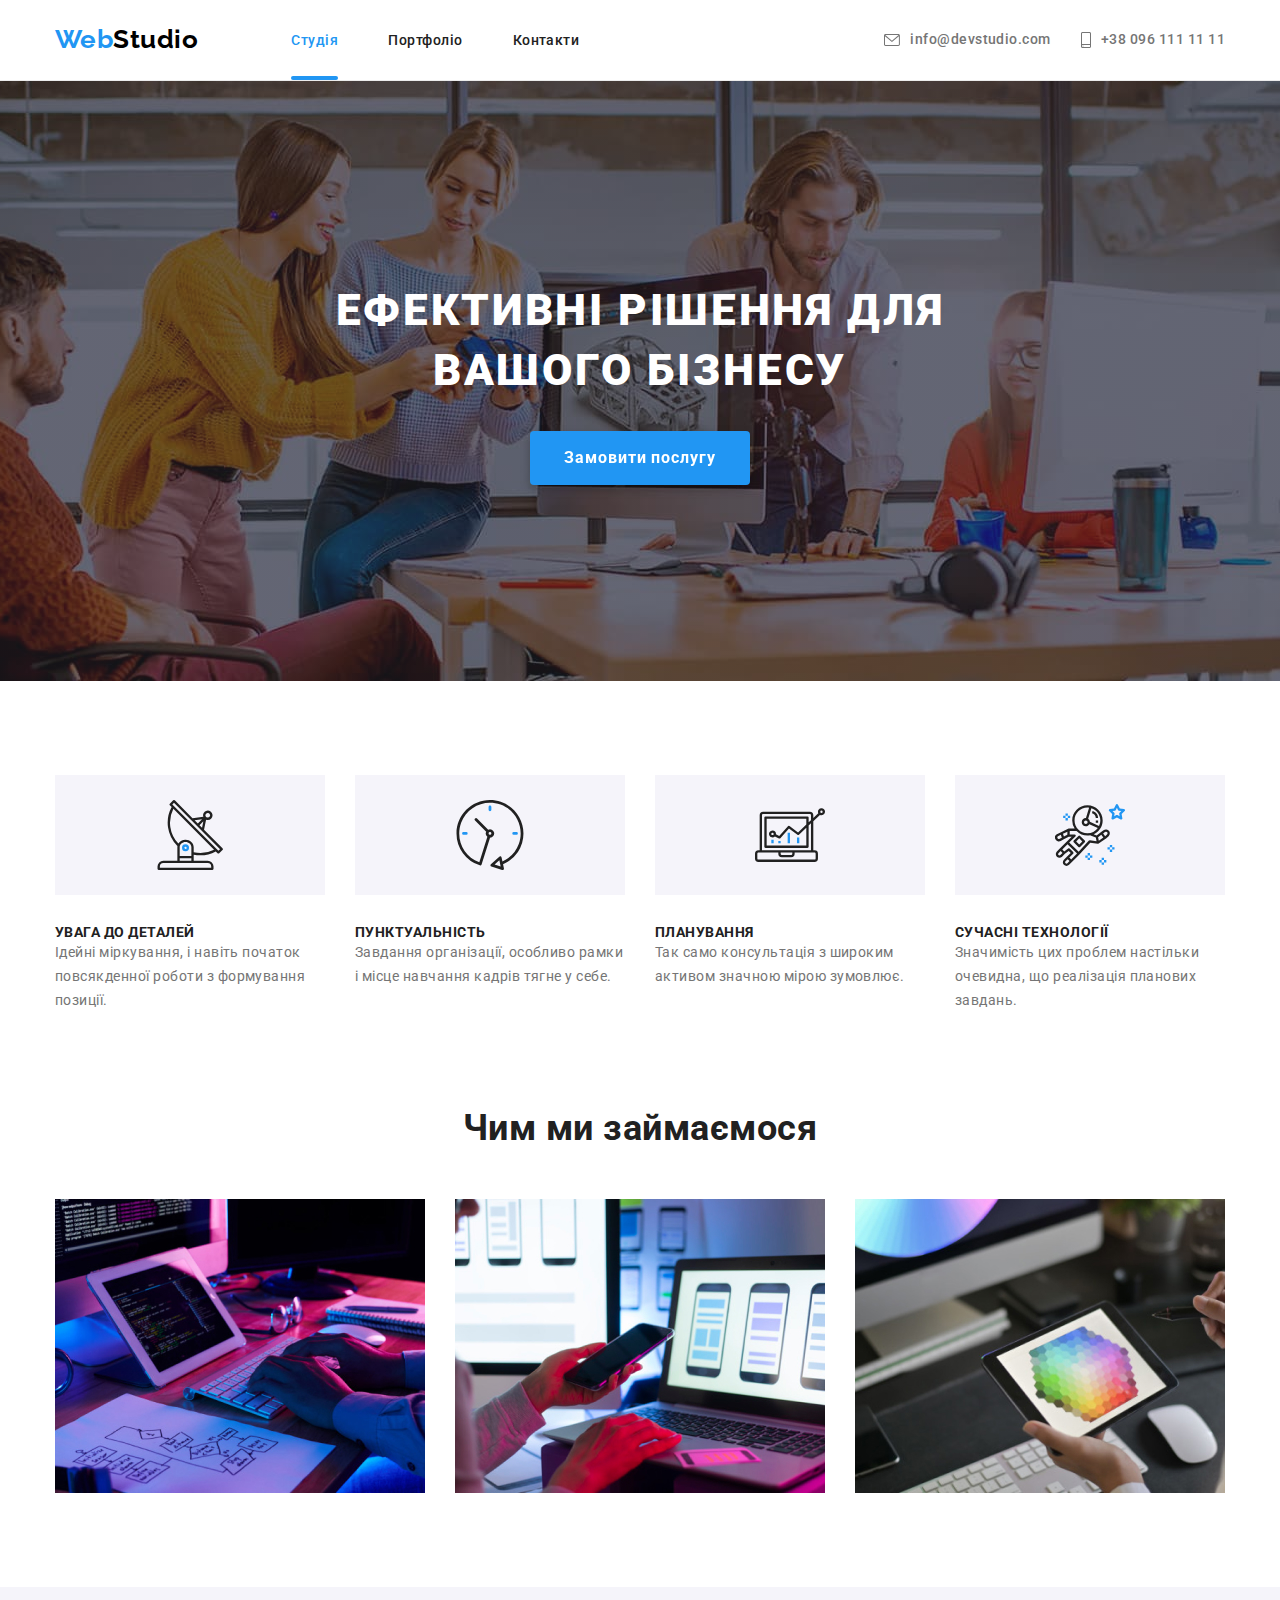
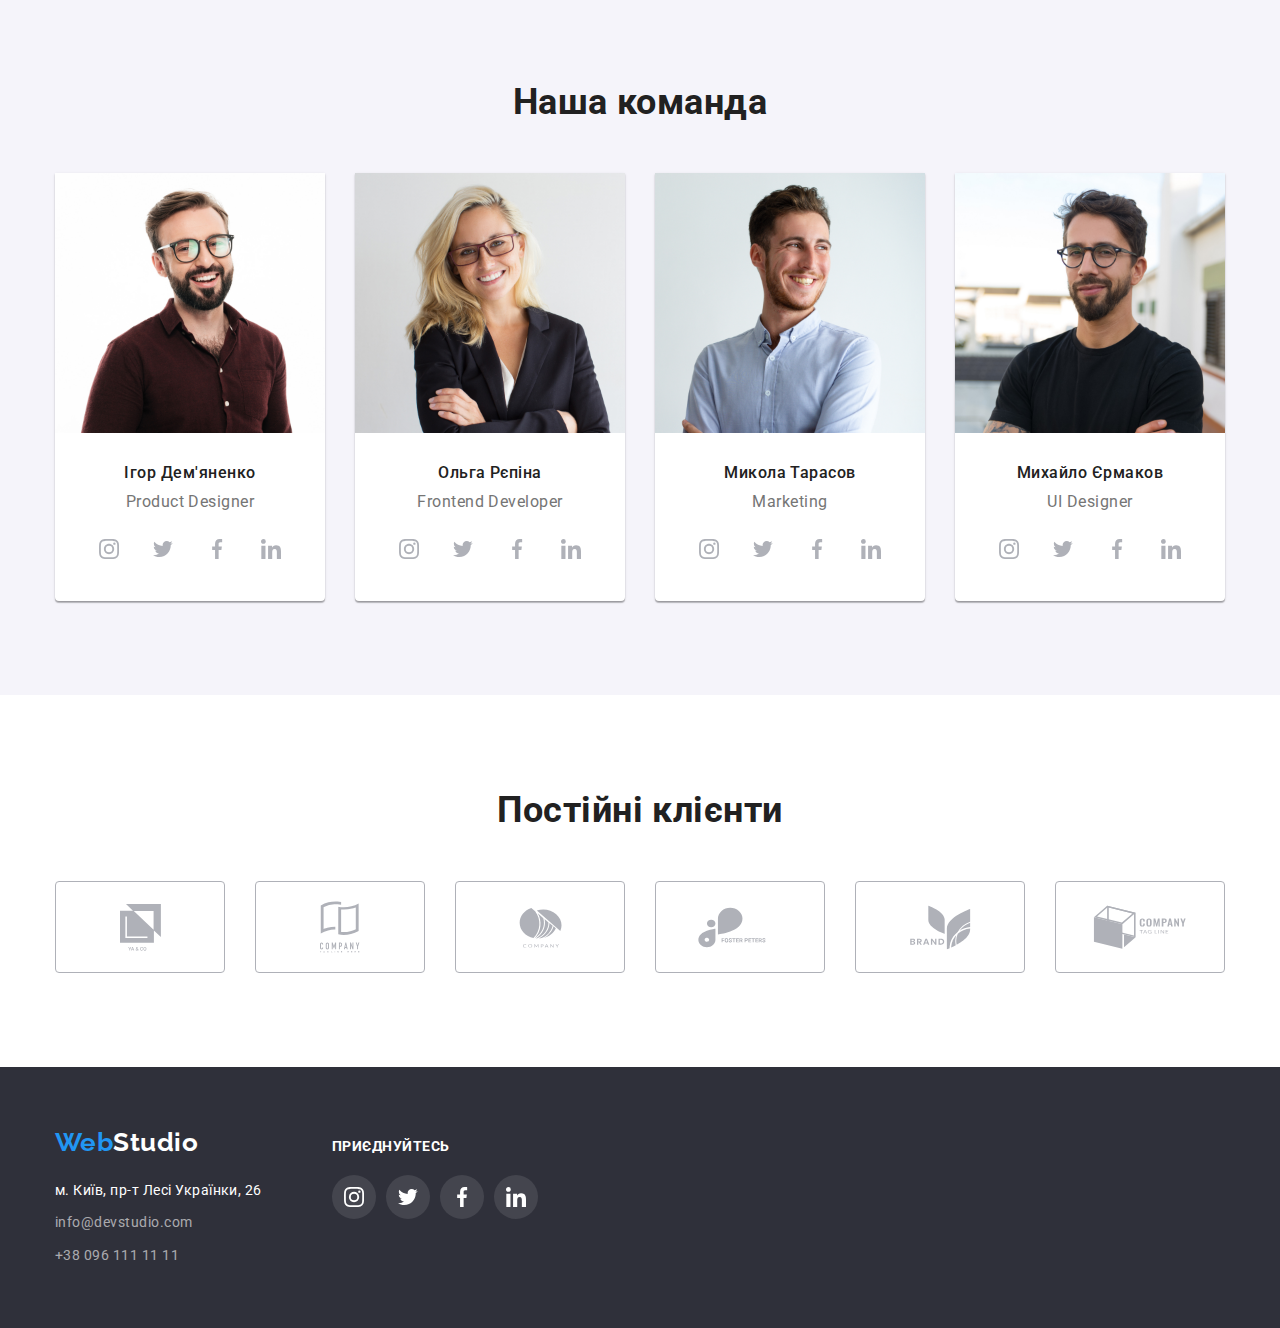
<file: index.html>
<!DOCTYPE html>
<html lang="uk">
<head>
    <meta charset="UTF-8">
    <meta http-equiv="X-UA-Compatible" content="IE=edge">
    <meta name="viewport" content="width=device-width, initial-scale=1.0">
    <link rel="preconnect" href="https://fonts.googleapis.com">
    <link rel="preconnect" href="https://fonts.gstatic.com" crossorigin>
    <link href="https://fonts.googleapis.com/css2?family=Raleway:wght@700&family=Roboto:wght@400;500;700;900&display=swap" rel="stylesheet">
    <link rel="stylesheet" href="https://cdnjs.cloudflare.com/ajax/libs/modern-normalize/1.1.0/modern-normalize.min.css">
    <link rel="stylesheet" href="./css/styles.css">
    <title>Студія</title>
</head>
<body>
    <!--HEADER-->
    <header>
        <div class="container header-container">
            <nav class="header-nav">
                <a href="./index.html" lang="en" class="logo-header link">Web<span>Studio</span></a>
                <ul class="header-nav-items list">
                    <li><a href="./index.html" class="header-nav-item link current">Студія</a></li>
                    <li><a href="./portfolio.html" class=" header-nav-item link">Портфоліо</a></li>
                    <li><a href="#" class="header-nav-item link">Контакти</a></li>
                </ul>
            </nav>
            <ul class="header-contacts list">
                <li class="header-contacts-items">
                    <a href="mailto:info@devstudio.com" class="header-contacts-item link">
                        <svg width="16" height="12" class="header-icon">
                            <use href="./images/symbol-defs.svg#icon-mail">
                            </use>
                        </svg>
                        info@devstudio.com</a>
                </li>
                <li class="header-contacts-items">
                    <a href="tel:+380961111111" class="header-contacts-item link">
                        <svg width="10" height="16" class="header-icon">
                            <use href="./images/symbol-defs.svg#icon-phone">
                            </use>
                        </svg>
                        +38 096 111 11 11</a>
                </li>
            </ul>
        </div>
    </header>
    <!--MAIN-->
    <main class="main-page" >
        <!-- SECTION 1 (HERO)-->
        <section class="section section-hero">
            <div class="">
                <h1 class="section-hero-title">Ефективні рішення для вашого бізнесу</h1>
                <button type="button" class="main-page-button">Замовити послугу</button>
            </div>
        </section>
        <!-- SECTION 2 -->
        <section class="section section-two">
            <div class="container">
            <h2 class="section-two-title">Hаші особливості</h2>
                <ul class="section-two-items list">
                    <li class="section-two-item">
                        <div class="section-two-icon-container">
                            <svg width="70" height="70">
                                <use href="./images/symbol-defs.svg#icon-antenna">
                                </use>
                            </svg>
                        </div>
                        <h3 class="section-two-item-title">УВАГА ДО ДЕТАЛЕЙ</h3>
                        <p class="section-two-item-desc">Ідейні міркування, і навіть початок повсякденної роботи з формування позиції.</p>
                    </li>
                    <li class="section-two-item">
                        <div class="section-two-icon-container">
                            <svg width="70" height="70">
                                <use href="./images/symbol-defs.svg#icon-clock">
                                </use>
                            </svg>
                        </div>
                        <h3 class="section-two-item-title">ПУНКТУАЛЬНІСТЬ</h3>
                        <p class="section-two-item-desc">Завдання організації, особливо рамки і місце навчання кадрів тягне у себе.</p>
                    </li>
                    <li class="section-two-item">
                        <div class="section-two-icon-container">
                            <svg width="70" height="70">
                                <use href="./images/symbol-defs.svg#icon-diagram">
                                </use>
                            </svg>
                        </div>
                        <h3 class="section-two-item-title">ПЛАНУВАННЯ</h3>
                        <p class="section-two-item-desc">Так само консультація з широким активом значною мірою зумовлює.</p>
                    </li>
                    <li class="section-two-item">
                        <div class="section-two-icon-container">
                            <svg width="70" height="70">
                                <use href="./images/symbol-defs.svg#icon-astronaut">
                                </use>
                            </svg>
                        </div>
                        <h3 class="section-two-item-title">СУЧАСНІ ТЕХНОЛОГІЇ</h3>
                        <p class="section-two-item-desc">Значимість цих проблем настільки очевидна, що реалізація планових завдань.</p>
                    </li>
                </ul>
            </div>
        </section>
        <!-- SECTION 3 -->
        <section class="section section-three">
            <div class="container">
                <h2 class="section-three-title">Чим ми займаємося</h2>
                <ul class="section-three-items list">
                    <li class="section-three-item"><a href="#"><img src="./images/box1.jpg" alt="Десктопні додатки" width="370" class="section-three-picture"></a></li>
                    <li class="section-three-item"><a href="#"><img src="./images/box2.jpg" alt="Мобільні додатки" width="370" class="section-three-picture"></a></li>
                    <li class="section-three-item"><a href="#"><img src="./images/box3.jpg" alt="Дизайнерські рішення" width="370" class="section-three-picture"></a></li>
                </ul>
            </div>
        </section>
        <!-- SECTION 4 -->
        <section class="section section-four">
            <div class="container">
                <h2 class="section-four-title">Наша команда</h2>
                <ul class="section-four-items list">
                    <li class="section-four-item">
                        <img src="./images/team-member-1.jpg" alt="Фото Ігоря Дем'яненка" width="270" class="section-four-picture">
                        <h3 class="section-four-subtitle">Ігор Дем'яненко</h3>
                        <p class="section-four-desc" lang="en">Product Designer</p>
                        <ul class=" section-four-socials list">
                            <li>
                                <a href="https://www.instagram.com/" target="_blank" rel="noopener noreferrer" class="section-four-social" aria-label="instagram">
                                    <svg width="20" height="20" class="section-four-social-icon">
                                        <use href="./images/symbol-defs.svg#icon-instagram">
                                        </use>
                                    </svg>
                                </a>
                            </li>
                            <li>
                                <a href="https://twitter.com/" target="_blank" rel="noopener noreferrer" class="section-four-social" aria-label="twitter">
                                    <svg width="20" height="20" class="section-four-social-icon">
                                        <use href="./images/symbol-defs.svg#icon-twitter">
                                        </use>
                                    </svg>
                                </a>
                            </li>
                            <li>
                                <a href="https://facebook.com" target="_blank" rel="noopener noreferrer" class="section-four-social" aria-label="facebook">
                                    <svg width="20" height="20" class="section-four-social-icon">
                                        <use href="./images/symbol-defs.svg#icon-facebook">
                                        </use>
                                    </svg>
                                </a>
                            </li>
                            <li>
                                <a href="https://linkedin.com" target="_blank" rel="noopener noreferrer" class="section-four-social" aria-label="linkedin">
                                    <svg width="20" height="20" class="section-four-social-icon">
                                        <use href="./images/symbol-defs.svg#icon-linkedin">
                                        </use>
                                    </svg>
                                </a>
                            </li>
                        </ul>
                    </li>

                    <li class="section-four-item">
                        <img src="./images/team-member-2.jpg" alt="Фото Ольги Рєпіної" width="270" class="section-four-picture">
                        <h3 class="section-four-subtitle">Ольга Рєпіна</h3>
                        <p class="section-four-desc" lang="en">Frontend Developer</p>
                        <ul class=" section-four-socials list">
                            <li>
                                <a href="https://www.instagram.com/" target="_blank" rel="noopener noreferrer" class="section-four-social"
                                    aria-label="instagram">
                                    <svg width="20" height="20" class="section-four-social-icon">
                                        <use href="./images/symbol-defs.svg#icon-instagram">
                                        </use>
                                    </svg>
                                </a>
                            </li>
                            <li>
                                <a href="https://twitter.com/" target="_blank" rel="noopener noreferrer" class="section-four-social"
                                    aria-label="twitter">
                                    <svg width="20" height="20" class="section-four-social-icon">
                                        <use href="./images/symbol-defs.svg#icon-twitter">
                                        </use>
                                    </svg>
                                </a>
                            </li>
                            <li>
                                <a href="https://facebook.com" target="_blank" rel="noopener noreferrer" class="section-four-social"
                                    aria-label="facebook">
                                    <svg width="20" height="20" class="section-four-social-icon">
                                        <use href="./images/symbol-defs.svg#icon-facebook">
                                        </use>
                                    </svg>
                                </a>
                            </li>
                            <li>
                                <a href="https://linkedin.com" target="_blank" rel="noopener noreferrer" class="section-four-social"
                                    aria-label="linkedin">
                                    <svg width="20" height="20" class="section-four-social-icon">
                                        <use href="./images/symbol-defs.svg#icon-linkedin">
                                        </use>
                                    </svg>
                                </a>
                            </li>
                        </ul>
                    </li>
                    <li class="section-four-item">
                        <img src="./images/team-member-3.jpg" alt="Фото Миколи Тарасова" width="270" class="section-four-picture">
                        <h3 class="section-four-subtitle">Микола Тарасов</h3>
                        <p class="section-four-desc" lang="en">Marketing</p>
                        <ul class=" section-four-socials list">
                            <li>
                                <a href="https://www.instagram.com/" target="_blank" rel="noopener noreferrer" class="section-four-social"
                                    aria-label="instagram">
                                    <svg width="20" height="20" class="section-four-social-icon">
                                        <use href="./images/symbol-defs.svg#icon-instagram">
                                        </use>
                                    </svg>
                                </a>
                            </li>
                            <li>
                                <a href="https://twitter.com/" target="_blank" rel="noopener noreferrer" class="section-four-social"
                                    aria-label="twitter">
                                    <svg width="20" height="20" class="section-four-social-icon">
                                        <use href="./images/symbol-defs.svg#icon-twitter">
                                        </use>
                                    </svg>
                                </a>
                            </li>
                            <li>
                                <a href="https://facebook.com" target="_blank" rel="noopener noreferrer" class="section-four-social"
                                    aria-label="facebook">
                                    <svg width="20" height="20" class="section-four-social-icon">
                                        <use href="./images/symbol-defs.svg#icon-facebook">
                                        </use>
                                    </svg>
                                </a>
                            </li>
                            <li>
                                <a href="https://linkedin.com" target="_blank" rel="noopener noreferrer" class="section-four-social"
                                    aria-label="linkedin">
                                    <svg width="20" height="20" class="section-four-social-icon">
                                        <use href="./images/symbol-defs.svg#icon-linkedin">
                                        </use>
                                    </svg>
                                </a>
                            </li>
                        </ul>
                    </li>
                    <li class="section-four-item">
                        <img src="./images/team-member-4.jpg" alt="Фото Михайла Єрмакова" width="270" class="section-four-picture">
                        <h3 class="section-four-subtitle">Михайло Єрмаков</h3>
                        <p class="section-four-desc" lang="en">UI Designer</p>
                        <ul class=" section-four-socials list">
                            <li>
                                <a href="https://www.instagram.com/" target="_blank" rel="noopener noreferrer" class="section-four-social"
                                    aria-label="instagram">
                                    <svg width="20" height="20" class="section-four-social-icon">
                                        <use href="./images/symbol-defs.svg#icon-instagram">
                                        </use>
                                    </svg>
                                </a>
                            </li>
                            <li>
                                <a href="https://twitter.com/" target="_blank" rel="noopener noreferrer" class="section-four-social"
                                    aria-label="twitter">
                                    <svg width="20" height="20" class="section-four-social-icon">
                                        <use href="./images/symbol-defs.svg#icon-twitter">
                                        </use>
                                    </svg>
                                </a>
                            </li>
                            <li>
                                <a href="https://facebook.com" target="_blank" rel="noopener noreferrer" class="section-four-social"
                                    aria-label="facebook">
                                    <svg width="20" height="20" class="section-four-social-icon">
                                        <use href="./images/symbol-defs.svg#icon-facebook">
                                        </use>
                                    </svg>
                                </a>
                            </li>
                            <li>
                                <a href="https://linkedin.com" target="_blank" rel="noopener noreferrer" class="section-four-social"
                                    aria-label="linkedin">
                                    <svg width="20" height="20" class="section-four-social-icon">
                                        <use href="./images/symbol-defs.svg#icon-linkedin">
                                        </use>
                                    </svg>
                                </a>
                            </li>
                        </ul>
                    </li>
                </ul>
            </div>
        </section>
        <!-- SECTION 5 -->
        <section class="section section-five">
            <div class="container">
                <h2 class="section-five-title">Постійні клієнти</h2>
                <ul class="section-five-items">
                    <li class="section-five-item list">
                        <a href="#" target="_blank" rel="noopener noreferrer" class="section-five-item-link" aria-label="ya & go">
                            <svg width="41" height="47" class="section-five-item-icon">
                                <use href="./images/symbol-defs.svg#icon-group5">
                                </use>
                            </svg>
                        </a>
                    </li>
                    <li class="section-five-item list">
                        <a href="#" target="_blank" rel="noopener noreferrer" class="section-five-item-link" aria-label="company tagline here">
                            <svg width="40" height="52" class="section-five-item-icon">
                                <use href="./images/symbol-defs.svg#icon-group">
                                </use>
                            </svg>
            
                        </a>
                    </li>
                    <li class="section-five-item list">
                        <a href="#" target="_blank" rel="noopener noreferrer" class="section-five-item-link" aria-label="company">
                            <svg width="43" height="41" class="section-five-item-icon">
                                <use href="./images/symbol-defs.svg#icon-group1">
                                </use>
                            </svg>
                            
                        </a>   
                    </li>
                    <li class="section-five-item list">
                        <a href="#" target="_blank" rel="noopener noreferrer" class="section-five-item-link" aria-label="foster peters">
                            <svg width="84" height="41" class="section-five-item-icon">
                                <use href="./images/symbol-defs.svg#icon-group2">
                                </use>
                            </svg>
            
                        </a>
                    </li>
                    <li class="section-five-item list">
                        <a href="#" target="_blank" rel="noopener noreferrer" class="section-five-item-link" aria-label="brand">
                            <svg width="63" height="45" class="section-five-item-icon">
                                <use href="./images/symbol-defs.svg#icon-group3">
                                </use>
                            </svg>
            
                        </a>
                    </li>
                    <li class="section-five-item list">
                        <a href="#" target="_blank" rel="noopener noreferrer" class="section-five-item-link" aria-label="company tag line">
                            <svg width="94" height="44" class="section-five-item-icon">
                                <use href="./images/symbol-defs.svg#icon-group4">
                                </use>
                            </svg>
            
                        </a>
                    </li>
                </ul>
            </div>
        </section>
    </main>
    <!--FOOTER-->
    <footer>
        <div class="container">
            <div class="footer-flex">
                <div class="footer-contacts">
                    <a href="./index.html" lang="en" class="logo-footer link">Web<span>Studio</span></a>
                    <address class="footer-address">
                        <ul class="footer-address-items list">
                            <li><a href="https://www.google.com.ua/maps/place/%D0%B1%D1%83%D0%BB.+%D0%9B%D0%B5%D1%81%D0%B8+%D0%A3%D0%BA%D1%80%D0%B0%D0%B8%D0%BD%D0%BA%D0%B8,+26,+%D0%9A%D0%B8%D0%B5%D0%B2,+02000/@50.4265841,30.5361971,17z/data=!3m1!4b1!4m5!3m4!1s0x40d4cf0e033ecbe9:0x57a4dffefec77da0!8m2!3d50.4265807!4d30.5383858"
                                    target="_blank" rel="noopener noreferrer" class="map-link link">м. Київ, пр-т Лесі Українки, 26</a>
                            </li>
                            <li><a href="mailto:info@devstudio.com" class="footer-address-item link">info@devstudio.com</a></li>
                            <li><a href="tel:+380961111111" class="footer-address-item link">+38 096 111 11 11</a></li>
                        </ul>
                    </address>
                </div>
                <div class="footer-social">
                    <h4>приєднуйтесь</h4>
                    <ul class="footer-social-items list">
                        <li class="footer-social-item">
                            <a href="#" target="_blank" rel="noopener noreferrer" class="footer-social-link" aria-label="instagram">
                                <svg width="20" height="20" class="footer-social-icon">
                                    <use href="./images/symbol-defs.svg#icon-instagram">
                                    </use>
                                </svg>
                            </a>
                        </li>
                        <li class="footer-social-item">
                            <a href="#" target="_blank" rel="noopener noreferrer" class="footer-social-link" aria-label="twitter">
                                <svg width="20" height="20" class="footer-social-icon">
                                    <use href="./images/symbol-defs.svg#icon-twitter">
                                    </use>
                                </svg>
                            </a>
                        </li>
                        <li class="footer-social-item">
                            <a href="#" target="_blank" rel="noopener noreferrer" class="footer-social-link" aria-label="facebook">
                                <svg width="20" height="20" class="footer-social-icon">
                                    <use href="./images/symbol-defs.svg#icon-facebook">
                                    </use>
                                </svg>
                            </a>
                        </li>
                        <li class="footer-social-item">
                            <a href="#" target="_blank" rel="noopener noreferrer" class="footer-social-link" aria-label="linkedin">
                                <svg width="20" height="20" class="footer-social-icon">
                                    <use href="./images/symbol-defs.svg#icon-linkedin">
                                    </use>
                                </svg>
                            </a>
                        </li>
                    </ul>
                </div>
            </div>
        </div>
    </footer>
</body>
</html>
</file>
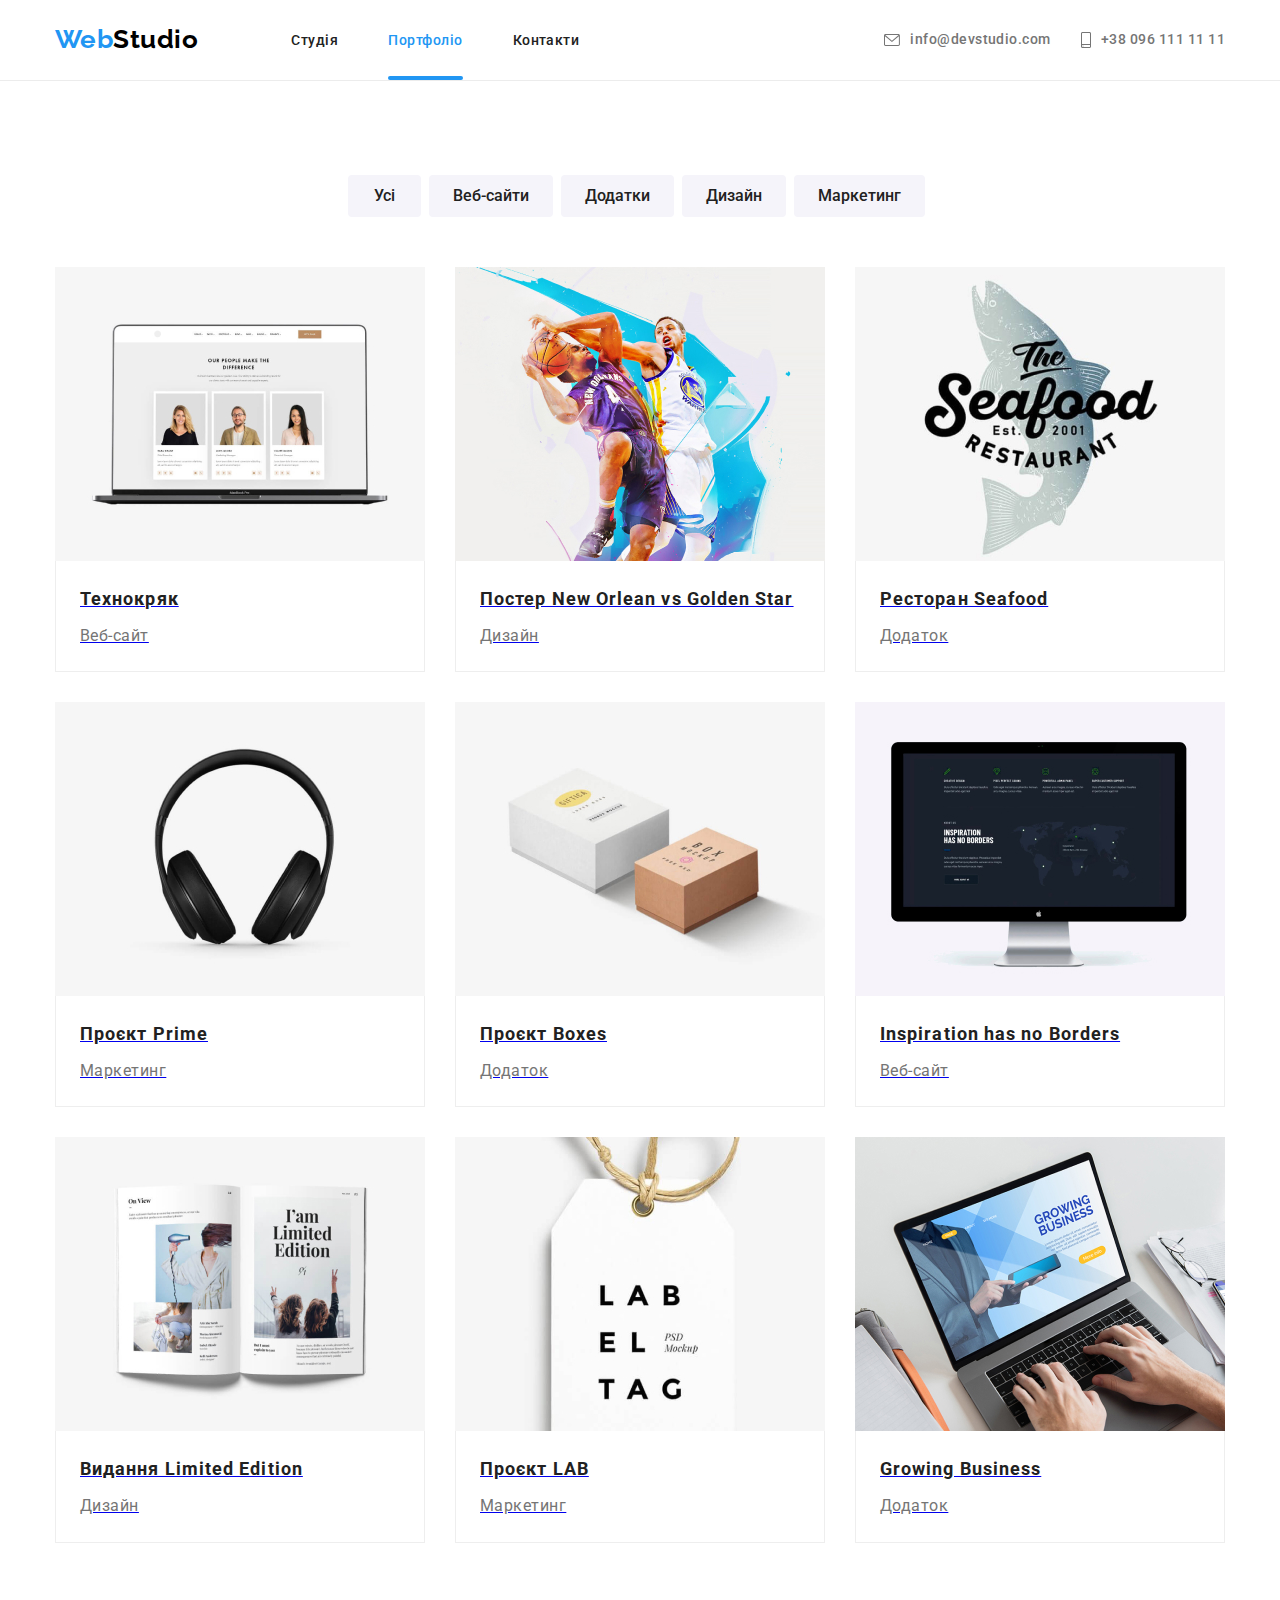
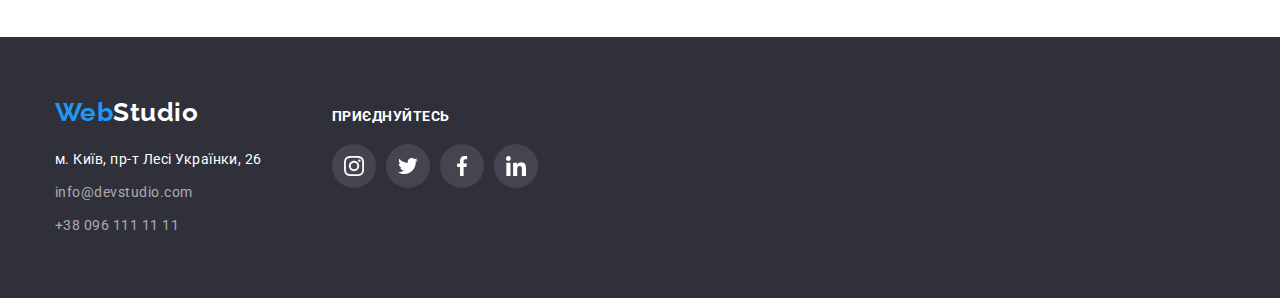
<file: portfolio.html>
<!DOCTYPE html>
<html lang="uk">
<head>
    <meta charset="UTF-8">
    <meta http-equiv="X-UA-Compatible" content="IE=edge">
    <meta name="viewport" content="width=device-width, initial-scale=1.0">
    <link rel="preconnect" href="https://fonts.googleapis.com">
    <link rel="preconnect" href="https://fonts.gstatic.com" crossorigin>
    <link href="https://fonts.googleapis.com/css2?family=Raleway:wght@700&family=Roboto:wght@400;500;700;900&display=swap" rel="stylesheet">
    <link rel="stylesheet" href="https://cdnjs.cloudflare.com/ajax/libs/modern-normalize/1.1.0/modern-normalize.min.css">
    <link rel="stylesheet" href="./css/styles.css">
    <title>Портфоліо</title>
</head>
<body>
    <!-- HEADER -->
    <header>
        <div class="container header-container">
            <nav class="header-nav">
                <a href="./index.html" lang="en" class="logo-header link">Web<span>Studio</span></a>
                <ul class="header-nav-items list">
                    <li><a href="./index.html" class="header-nav-item link ">Студія</a></li>
                    <li><a href="./portfolio.html" class=" header-nav-item link current">Портфоліо</a></li>
                    <li><a href="#" class="header-nav-item link">Контакти</a></li>
                </ul>
            </nav>
            <ul class="header-contacts list">
                <li class="header-contacts-items">
                    <a href="mailto:info@devstudio.com" class="header-contacts-item link">
                        <svg width="16" height="12" class="header-icon">
                            <use href="./images/symbol-defs.svg#icon-mail">
                            </use>
                        </svg>
                        info@devstudio.com</a>
                </li>
                <li class="header-contacts-items">
                    <a href="tel:+380961111111" class="header-contacts-item link">
                        <svg width="10" height="16" class="header-icon">
                            <use href="./images/symbol-defs.svg#icon-phone">
                            </use>
                        </svg>
                        +38 096 111 11 11</a>
                </li>
            </ul>
        </div>
    </header>
    <!-- PORTFOLIO -->
    <main class="main-portfolio">
        <div class="container">
            <section class="main-portfolio-section section">
                <h1 class="main-portfolio-title">Фільтр на сторінці Портфоліо</h1>
                <ul class="main-portfolio-filter list">
                    <li>
                        <button type="button" class="portfolio-button">Усі</button>
                    </li>
                    <li>
                        <button type="button" class="portfolio-button">Веб-сайти</button>
                    </li>
                    <li>
                        <button type="button" class="portfolio-button">Додатки</button>
                    </li>
                    <li>
                        <button type="button" class="portfolio-button">Дизайн</button>
                    </li>
                    <li>
                        <button type="button" class="portfolio-button">Маркетинг</button>
                    </li>
                </ul>
                <!-- <h2 class="section-title">Портфоліо наочно</h2> -->
                <ul class="main-portfolio-picture list">
                    <li class="main-portfolio-picture-set">
                        <a href="#" class="main-portfolio-card">
                        <img src="./images/portfolio-1.jpg" alt="Приклад один" width="370">
                        <div class="main-portfolio-picture-border">
                            <h2 class="main-portfolio-subtitle">Технокряк</h2>
                            <p class="main-portfolio-desc">Веб-сайт</p>
                        </div>
                    </a>
                    </li>
                    <li class="main-portfolio-picture-set">
                        <a href="#" class="main-portfolio-card">
                            <img src="./images/portfolio-2.jpg" alt="Приклад два" width="370">
                            <div class="main-portfolio-picture-border">
                                <h2 class="main-portfolio-subtitle">Постер New Orlean vs Golden Star</h2>
                                <p class="main-portfolio-desc">Дизайн</p>
                            </div>
                        </a>
                    </li>
                    <li class="main-portfolio-picture-set">
                        <a href="#" class="main-portfolio-card">
                            <img src="./images/portfolio-3.jpg" alt="Приклад три" width="370">
                            <div class="main-portfolio-picture-border">
                                <h2 class="main-portfolio-subtitle">Ресторан Seafood</h2>
                                <p class="main-portfolio-desc">Додаток</p>
                            </div>
                        </a>
                    </li>
                    <li class="main-portfolio-picture-set">
                        <a href="#" class="main-portfolio-card">
                            <img src="./images/portfolio-4.jpg" alt="Приклад чотири" width="370">
                            <div class="main-portfolio-picture-border">
                                <h2 class="main-portfolio-subtitle">Проєкт Prime</h2>
                                <p class="main-portfolio-desc">Маркетинг</p>
                            </div>
                        </a>
                    </li>
                    <li class="main-portfolio-picture-set">
                        <a href="#" class="main-portfolio-card">
                            <img src="./images/portfolio-5.jpg" alt="Приклад п'ять" width="370">
                            <div class="main-portfolio-picture-border">
                                <h2 class="main-portfolio-subtitle">Проєкт Boxes</h2>
                                <p class="main-portfolio-desc">Додаток</p>
                            </div>
                        </a>
                    </li>
                    <li class="main-portfolio-picture-set">
                        <a href="#" class="main-portfolio-card">
                            <img src="./images/portfolio-6.jpg" alt="Приклад шість" width="370">
                            <div class="main-portfolio-picture-border">
                                <h2 class="main-portfolio-subtitle">Inspiration has no Borders</h2>
                                <p class="main-portfolio-desc">Веб-сайт</p>
                            </div>
                        </a>
                    </li>
                    <li class="main-portfolio-picture-set">
                        <a href="#" class="main-portfolio-card">
                            <img src="./images/portfolio-7.jpg" alt="Приклад сім" width="370">
                            <div class="main-portfolio-picture-border">
                                <h2 class="main-portfolio-subtitle">Видання Limited Edition</h2>
                                <p class="main-portfolio-desc">Дизайн</p>
                            </div>
                        </a>
                    </li>
                    <li class="main-portfolio-picture-set">
                        <a href="#" class="main-portfolio-card">
                            <img src="./images/portfolio-8.jpg" alt="Приклад вісім" width="370">
                            <div class="main-portfolio-picture-border">
                                <h2 class="main-portfolio-subtitle">Проєкт LAB</h2>
                                <p class="main-portfolio-desc">Маркетинг</p>
                            </div>
                        </a>
                    </li>
                    <li class="main-portfolio-picture-set">
                        <a href="#" class="main-portfolio-card">
                            <img src="./images/portfolio-9.jpg" alt="Приклад дев'ять" width="370">
                            <div class="main-portfolio-picture-border">
                                <h2 class="main-portfolio-subtitle">Growing Business</h2>
                                <p class="main-portfolio-desc">Додаток</p>
                            </div>
                        </a>
                    </li>
                </ul>
            </section>
        </div>
    </main>
    <!-- FOOTER -->
    <footer>
        <div class="container">
            <div class="footer-flex">
                <div class="footer-contacts">
                    <a href="./index.html" lang="en" class="logo-footer link">Web<span>Studio</span></a>
                    <address class="footer-address">
                        <ul class="footer-address-items list">
                            <li><a href="https://www.google.com.ua/maps/place/%D0%B1%D1%83%D0%BB.+%D0%9B%D0%B5%D1%81%D0%B8+%D0%A3%D0%BA%D1%80%D0%B0%D0%B8%D0%BD%D0%BA%D0%B8,+26,+%D0%9A%D0%B8%D0%B5%D0%B2,+02000/@50.4265841,30.5361971,17z/data=!3m1!4b1!4m5!3m4!1s0x40d4cf0e033ecbe9:0x57a4dffefec77da0!8m2!3d50.4265807!4d30.5383858"
                                    target="_blank" rel="noopener noreferrer" class="map-link link">м. Київ, пр-т Лесі
                                    Українки, 26</a>
                            </li>
                            <li><a href="mailto:info@devstudio.com" class="footer-address-item link">info@devstudio.com</a>
                            </li>
                            <li><a href="tel:+380961111111" class="footer-address-item link">+38 096 111 11 11</a></li>
                        </ul>
                    </address>
                </div>
                <div class="footer-social">
                    <h4>приєднуйтесь</h4>
                    <ul class="footer-social-items list">
                        <li class="footer-social-item">
                            <a href="#" target="_blank" rel="noopener noreferrer" class="footer-social-link"
                                aria-label="instagram">
                                <svg width="20" height="20" class="footer-social-icon">
                                    <use href="./images/symbol-defs.svg#icon-instagram">
                                    </use>
                                </svg>
                            </a>
                        </li>
                        <li class="footer-social-item">
                            <a href="#" target="_blank" rel="noopener noreferrer" class="footer-social-link"
                                aria-label="twitter">
                                <svg width="20" height="20" class="footer-social-icon">
                                    <use href="./images/symbol-defs.svg#icon-twitter">
                                    </use>
                                </svg>
                            </a>
                        </li>
                        <li class="footer-social-item">
                            <a href="#" target="_blank" rel="noopener noreferrer" class="footer-social-link"
                                aria-label="facebook">
                                <svg width="20" height="20" class="footer-social-icon">
                                    <use href="./images/symbol-defs.svg#icon-facebook">
                                    </use>
                                </svg>
                            </a>
                        </li>
                        <li class="footer-social-item">
                            <a href="#" target="_blank" rel="noopener noreferrer" class="footer-social-link"
                                aria-label="linkedin">
                                <svg width="20" height="20" class="footer-social-icon">
                                    <use href="./images/symbol-defs.svg#icon-linkedin">
                                    </use>
                                </svg>
                            </a>
                        </li>
                    </ul>
                </div>
            </div>
        </div>
    </footer>

    
</body>
</html>
</file>
<file: css/styles.css>
:root {
    --title-text-color: #212121;
    --primary-text-color: #757575;
    --accent-text-color: #2196F3;
    --text-white-color: #ffffff;
    --button-text-color: rgba(255, 255, 255, 0.6);
    --button-portfolio-bgc-color: #F5F4FA;
    --bgc-page: #ffffff;
    --footer-bgc: #2F303A;
    --portfolio-bgc: #F5F5F5;
    --color-social: #AFB1B8;
}

html {
    box-sizing: border-box;
}

*, 
*::before, 
*::after { 
    box-sizing: inherit;
}

body,
h1, 
h2, 
h3, 
h4, 
h5, 
h6, 
p, 
ul,
ol,
li {
    margin: 0;
    padding: 0;
}

.list {
    list-style: none;
}

.link {
    text-decoration: none;
}

body {
    background-color: var(--bgc-page);
    font-family: roboto, sans-serif;
    color: var(--title-text-color);
    letter-spacing: 0.03em;
}

.container {
    max-width: 1200px;
    margin: 0 auto;
    padding-left: 15px;
    padding-right: 15px;
    /* outline: 1px solid red; */
}

/* LOGO */

.logo-header,
.logo-footer {
    color: var(--accent-text-color);
    font-family: Raleway;
    font-weight: 700;
    font-size: 26px;
    line-height: 1.2;
}

.logo-header {
    padding-top: 24px;
    padding-bottom: 25px;
}

.logo-header span {
    color: #000000; 
}

.logo-footer span {
    color: #ffffff;
}

.logo-header span:hover,
.logo-footer span:hover,
.logo-header:focus,
.logo-footer:focus {
    color: var(--accent-text-color);
    outline: transparent;
}

/* --------- HEADER --------- */

header {
    background-color: var(--bgc-page);
    border-bottom: 1px solid #ECECEC;
}

.header-contacts-item {
    display: inline-flex;
    align-items: center;
    color: var(--primary-text-color);
}

.header-contacts-items {
    color: var(--primary-text-color);
}

.header-nav-item:focus,
.header-nav-item:hover,
.header-contacts-item:focus,
.header-contacts-item:hover {
    color: var(--accent-text-color);
    outline: transparent;
}

.header-nav-item,
.header-contacts-item {
    font-weight: 500;
    font-size: 14px;
    line-height: 1.14;
    letter-spacing: 0.02;
}

header .current {
    color: var(--accent-text-color);
}
.header-nav-item {
    position: relative;
    /* padding-bottom: 10px; */
}

a.current::after {
    display: block;
    content: "";
    position: absolute;
    width: 100%;
    height: 4px;
    border-radius: 2px;
    background-color: var(--accent-text-color);
    bottom: 0;
}

.header-container {
    display: flex;
}

.header-nav {
    display: flex;
    align-items: center;
}

.header-nav-items,
.header-contacts {
    /* outline: 2px solid tomato; */
    display: flex;
}

/* .header-nav-items li,
.header-contacts li {
    outline: 2px solid orange;
    background-color: greenyellow;
} */

.header-nav-items li:not(:last-child) {
    margin-right: 50px;
}

.header-contacts li:not(:last-child) {
    margin-right: 30px;
}

.header-nav-item,
.header-contacts-item {
    /* display: block; */
    padding: 32px 0;
    align-items: center;
}
.header-nav-item{
    color: var(--title-text-color);
}

.header-nav-items {
    margin-left: 93px;
}

.header-contacts {
    margin-left: auto;
}

.header-icon {
    margin-right: 10px;
    fill: currentColor;
}


/* --------- MAIN PAGE--------- */

.section-hero {
    max-width: 1600px;
    height: 600px;
    margin-left: auto;
    margin-right: auto;
    background: linear-gradient(rgba(47, 48, 58, 0.4), rgba(47, 48, 58, 0.4)), url(../images/Hero.jpg), #C4C4C4;
    background-repeat: no-repeat;
    background-size: cover;
    background-position: center;
}

.section-two,
.section-three {
    background-color: var(--bgc-page);
}

.section-four {
    background-color: var(--button-portfolio-bgc-color);
}

.section-two-title,
.main-portfolio-title {
    position: absolute;
    white-space: nowrap;
    width: 1px;
    height: 1px;
    overflow: hidden;
    border: 0;
    padding: 0;
    clip: rect(0 0 0 0);
    clip-path: inset(50%);
    margin: -1px;

    color: red;

    text-transform: uppercase;
    font-weight: 700;
    font-size: 44px;
    line-height: 1.36;
    text-align: center;
    letter-spacing: 0.06em;
}

.section {
    /* outline: 2px solid green; */
    padding-top: 94px;
    padding-bottom: 94px;
}

.visually-hidden {
    
}

/* SECTION 1 (HERO) */
.section-hero {
    padding-top: 200px;
    padding-bottom: 200px;
    text-align: center;
}

.section-hero-title {
    width: 696px;
    margin: 0 auto 30px auto;

    color: var(--text-white-color);
    text-transform: uppercase;
    font-weight: 900;
    font-size: 44px;
    line-height: 1.36;
    text-align: center;
    letter-spacing: 0.06em;
}

/* SECTION 2 */

.section-two-item-title {
    font-weight: 700;
    font-size: 14px;
    line-height: 1.14;
}

.section-two-items {
    display: flex;
    flex-wrap: wrap;
    gap: 30px;
}

.section-two-item {
    flex-basis: calc((100% - 3 * 30px) / 4);
}

.section-two-item-desc {
    font-size: 14px;
    line-height: 1.71;
    color: var(--primary-text-color);
}

.section-two-icon-container {
    display: flex;
    justify-content: center;
    align-items: center;
    width: 270px;
    height: 120px;
    margin-bottom: 30px;
    background-color: #F5F4FA;
}

/* SECTION 3 */

.section-three-title {
    margin-bottom: 50px;
    font-weight: 700;
    font-size: 36px;
    line-height: 1.17;
    text-align: center;
}

.section-three {
    padding-top: 0;
}

.section-three-items {
    display: flex;
    flex-wrap: wrap;
    gap: 30px;
    /* justify-content: space-between; */
}

.section-three-items img {
    display: block;
}

.section-three-item {
    flex-basis: calc((100% - 2 * 30px) / 3);
}

/* SECTION 4 */

.section-four-title {
    margin-bottom: 50px;

    font-weight: 700;
    font-size: 36px;
    line-height: 1.17;
    text-align: center;
}

.section-four-items {
    display: flex;
    flex-wrap: wrap;
    gap: 30px;
    /* justify-content: space-between; */
}

.section-four-item {
    /* flex-basis: calc((100% - 3 * 30px) / 4); */
    padding-bottom: 30px;
    background-color: var(--bgc-page);
    box-shadow: 0px 1px 3px rgba(0, 0, 0, 0.12), 0px 1px 1px rgba(0, 0, 0, 0.14), 0px 2px 1px rgba(0, 0, 0, 0.2);
    border-radius: 0px 0px 4px 4px;
}

.section-four-item img {
    display: block;
    margin-bottom: 30px;
}

.section-four-subtitle {
    margin-bottom: 10px;

    font-weight: 500;
    font-size: 16px;
    line-height: 1.19;
    text-align: center;
}

.section-four-desc {
    color: var(--primary-text-color);
    font-size: 16px;
    line-height: 1.19;
    text-align: center;
    margin-bottom: 16px;
}

.section-four-socials {
    display: flex;
    justify-content: space-between;
    align-items: center;
    width: 206px;
    margin-left: auto;
    margin-right: auto;
}

.section-four-social {
    display: inline-flex;
    justify-content: center;
    align-items: center;
    width: 44px;
    height: 44px;
}

.section-four-social-icon {
    fill: var(--color-social);
}

.section-four-social:hover,
.section-four-social:focus {
    outline: transparent;
    border-radius: 50%;
    background-color: var(--accent-text-color);
}

 .section-four-social:hover .section-four-social-icon,
 .section-four-social:focus .section-four-social-icon {
    fill:var(--text-white-color);
}

/* --------- SECTION 5 --------- */

.section-five-title {
    margin-bottom: 50px;
    
    font-weight: 700;
    font-size: 36px;
    line-height: 1.17;
    text-align: center;
}

.section-five-items {
    display: flex;
    justify-content: space-between;
}

.section-five-item {
    /* width: 170px;
    height: 92px; */
    /* border-radius: 4px;
    border: 1px solid var(--color-social); */
}

.section-five-item-link {
    display: inline-flex;
    justify-content: center;
    align-items: center;
    width: 170px;
    height: 92px;
    border-radius: 4px;
    border: 1px solid var(--color-social);
}

.section-five-item-icon {
    fill: var(--color-social);
}

.section-five-item-link:hover,
.section-five-item-link:focus {
    border-color: var(--accent-text-color);
    outline: transparent;
}

.section-five-item-link:hover .section-five-item-icon,
.section-five-item-link:focus .section-five-item-icon {
    fill: var(--accent-text-color);
}

/* --------- PORTFOLIO PAGE --------- */

.main-portfolio {
    background-color: var(--bgc-page);
}

.main-portfolio-filter {
    display: flex;
    justify-content: center;
    margin-bottom: 50px;
}

.main-portfolio-filter li:not(last-child) {
    margin-right: 8px;
}

.main-portfolio-picture {
    display: flex;
    flex-wrap: wrap;
    gap: 30px;
    /* justify-content: space-between; */
}

.main-portfolio-picture-border{
    border: 1px solid #EEEEEE;
    border-top: none;
    /* border-radius: 0 0 1px 1px; */
}

.main-portfolio-picture img {
    display: block;
}

.main-portfolio-subtitle {
    margin-left: 24px;
    margin-bottom: 4px;
    padding-top: 20px;
    
    color: var(--title-text-color);
    font-weight: 700;
    font-size: 18px;
    line-height: 2;
    letter-spacing: 0.06em;
    text-align: left;
}

.main-portfolio-desc {
    margin-left: 24px;
    margin-bottom: 20px;

    color: var(--primary-text-color);
    font-style: 16px;
    line-height: 1.88;
    text-align: left;
}

/* .main-portfolio-picture li:not(:nth-last-child(-n + 3)) {
    outline: 1px solid red;
    margin-bottom: 30px;
} */

.main-portfolio-picture-set {
    flex-basis: calc((100% - 2 * 30px) / 3);
}

.main-portfolio-picture-set:hover {
    box-shadow: 0px 1px 1px rgba(0, 0, 0, 0.12), 0px 4px 4px rgba(0, 0, 0, 0.06), 1px 4px 6px rgba(0, 0, 0, 0.16);
}

.main-portfolio-card:focus {
    display: inline-block;
    outline: transparent;
    box-shadow: 0px 1px 1px rgba(0, 0, 0, 0.12), 0px 4px 4px rgba(0, 0, 0, 0.06), 1px 4px 6px rgba(0, 0, 0, 0.16);
}
/* --------- FOOTER --------- */

footer {
    padding-top: 60px;
    padding-bottom: 60px;

    background-color: var(--footer-bgc)
}

.map-link {
    color: var(--text-white-color);
    font-weight: 400;
    font-size: 14px;
    line-height: 1.71;
}

address {
    font-style: normal;
}

.footer-address-item {
    color: var(--button-text-color);
    font-weight: 400;
    font-size: 14px;
    line-height: 1.71;
}

.map-link:focus,
.map-link:hover,
.footer-address-item:hover,
.footer-address-item:focus {
    color: var(--accent-text-color);
    outline: transparent;
}

.logo-footer {
    display: inline-block;
    margin-bottom: 20px;
}

.footer-address-items li:not(:last-child) {
    margin-bottom: 9px;
}
.footer-flex {
    display: flex;
}

.footer-contacts {
    margin-right: 70px;
}

.footer-social-items {
    display: flex;
    width: 206px;
    justify-content: space-between;

    margin-top: 20px;
}
.footer-social h4 {
    margin-top: 12px;
    font-weight: 700;
    font-size: 14px;
    line-height: 1.14;
    text-transform: uppercase;
    color: var(--text-white-color);
}
.footer-social-link {
    display: inline-flex;
    justify-content: center;
    align-items: center;

    width: 44px;
    height: 44px;
    border-radius: 50%;
    background-color: rgba(255, 255, 255, 0.1);;
    outline: transparent;
}

.footer-social-link:hover,
.footer-social-link:focus {
    background-color: var(--accent-text-color);
}

.footer-social-icon {
    fill: var(--text-white-color);
}



/* BUTTON */

button {
    cursor: pointer;
    border-color: transparent;
    border-radius: 4px;
}

.main-page-button {
    padding: 10px 32px;
    min-width: 216px;
    text-align: inherit;
    background-color: var(--accent-text-color);
    color: var(--text-white-color);
    font-weight: 700;
    font-size: 16px;
    line-height: 1.88;
    letter-spacing: 0.06em;
    filter: drop-shadow(0px 4px 4px rgba(0, 0, 0, 0.25));
}

.portfolio-button {
    padding: 6px 22px;
    min-width: 73px;
    text-align: center;
    background-color: var(--button-portfolio-bgc-color);
    color: var(--title-text-color);
    font-weight: 500;
    font-size: 16px;
    line-height: 1.63;
    letter-spacing: 0.03;
}

.main-page-button:focus,
.main-page-button:hover {
    background-color: #188CE8;
    color: var(--text-white-color);
    outline: transparent;
}

.portfolio-button:hover,
.portfolio-button:focus {
    background-color: #2196F3;
    color: var(--text-white-color);
    box-shadow: 0px 3px 1px rgba(0, 0, 0, 0.1), 0px 1px 2px rgba(0, 0, 0, 0.08), 0px 2px 2px rgba(0, 0, 0, 0.12);
    outline: transparent;
}

.portfolio-filter:hover,
.portfolio-filter:focus {
    background-color: var(--accent-text-color);
    color: var(--text-white-color);
}
</file>
